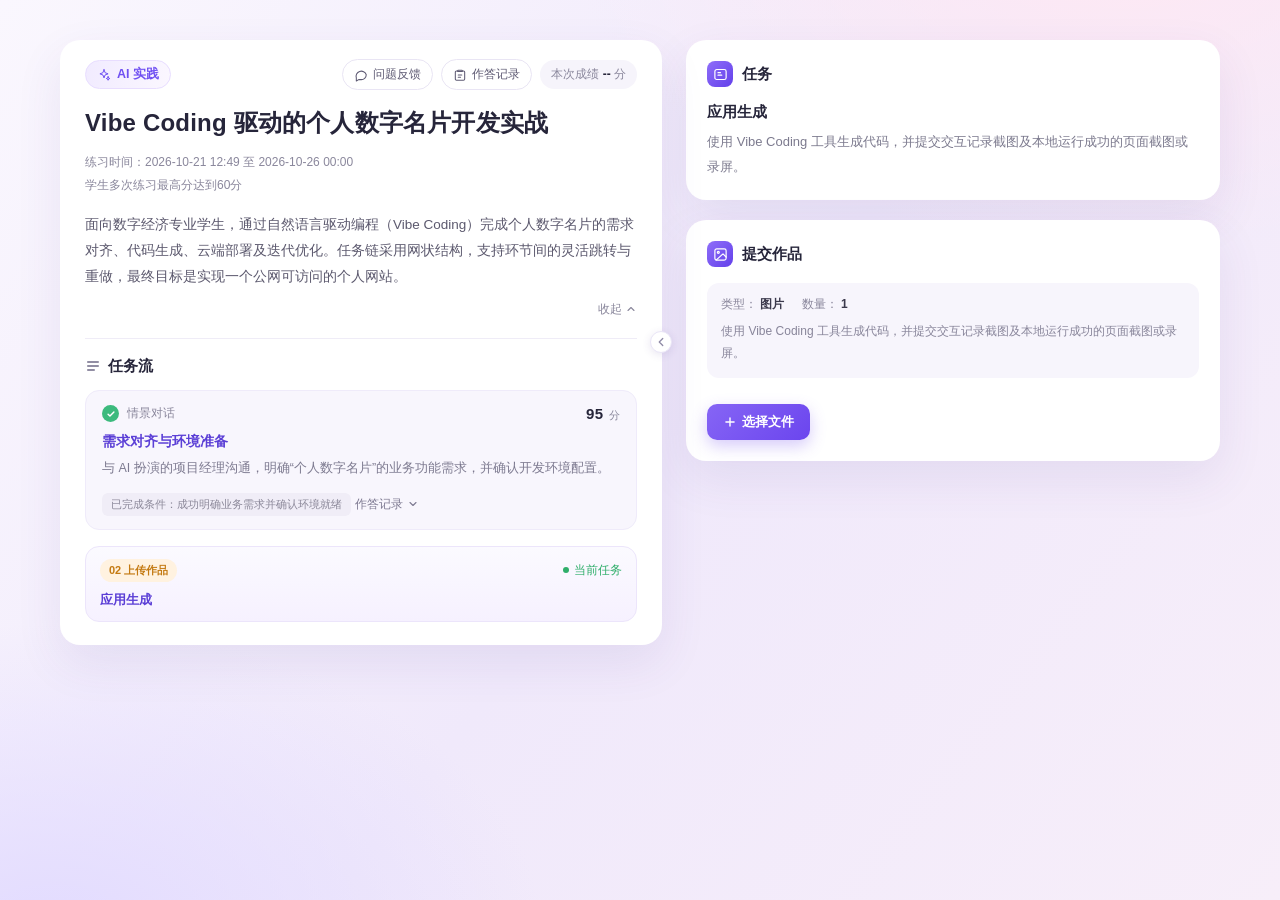
<file: task-page/index.html>
<!DOCTYPE html>
<html lang="zh-CN">
<head>
  <meta charset="UTF-8">
  <meta name="viewport" content="width=device-width, initial-scale=1.0">
  <title>Vibe Coding 驱动的个人数字名片开发实战</title>
  <link rel="stylesheet" href="style.css">
</head>
<body>
  <main class="workspace">
    <div class="grid" id="grid">

      <!-- 左侧：任务详情 -->
      <section class="panel">
        <div class="panel-top">
          <span class="ai-badge">
            <svg width="14" height="14" viewBox="0 0 24 24" fill="none" stroke="currentColor" stroke-width="1.7" stroke-linecap="round" stroke-linejoin="round">
              <path d="M12 3l1.9 5.1L19 10l-5.1 1.9L12 17l-1.9-5.1L5 10l5.1-1.9L12 3z"/>
              <path d="M19 15l.8 2.2L22 18l-2.2.8L19 21l-.8-2.2L16 18l2.2-.8L19 15z"/>
            </svg>
            AI 实践
          </span>
          <div class="top-actions">
            <button type="button" class="ghost-btn" id="feedbackBtn">
              <svg width="14" height="14" viewBox="0 0 24 24" fill="none" stroke="currentColor" stroke-width="1.8" stroke-linecap="round" stroke-linejoin="round">
                <path d="M21 11.5a8.4 8.4 0 0 1-9 8.4H8l-4 2.5v-5.2A8.4 8.4 0 1 1 21 11.5z"/>
              </svg>
              问题反馈
            </button>
            <button type="button" class="ghost-btn" id="recordBtn">
              <svg width="14" height="14" viewBox="0 0 24 24" fill="none" stroke="currentColor" stroke-width="1.8" stroke-linecap="round" stroke-linejoin="round">
                <path d="M9 4h6M9 4a1 1 0 0 0-1 1v1h8V5a1 1 0 0 0-1-1"/>
                <path d="M16 5h2a2 2 0 0 1 2 2v12a2 2 0 0 1-2 2H6a2 2 0 0 1-2-2V7a2 2 0 0 1 2-2h2"/>
                <path d="M9 12h6M9 16h4"/>
              </svg>
              作答记录
            </button>
            <span class="score-pill">本次成绩 <b>--</b> 分</span>
          </div>
        </div>

        <div class="panel-body">
          <h1 class="title">Vibe Coding 驱动的个人数字名片开发实战</h1>
          <p class="meta">练习时间：2026-10-21 12:49 至 2026-10-26 00:00</p>
          <p class="meta">学生多次练习最高分达到60分</p>

          <div class="desc-wrap">
            <p class="desc" id="desc">面向数字经济专业学生，通过自然语言驱动编程（Vibe Coding）完成个人数字名片的需求对齐、代码生成、云端部署及迭代优化。任务链采用网状结构，支持环节间的灵活跳转与重做，最终目标是实现一个公网可访问的个人网站。</p>
            <button type="button" class="collapse-btn" id="descToggle" aria-expanded="true">
              <span>收起</span>
              <svg width="12" height="12" viewBox="0 0 24 24" fill="none" stroke="currentColor" stroke-width="2.2" stroke-linecap="round" stroke-linejoin="round"><path d="M6 15l6-6 6 6"/></svg>
            </button>
          </div>

          <hr class="divider">

          <h2 class="section-title">
            <svg width="16" height="16" viewBox="0 0 24 24" fill="none" stroke="currentColor" stroke-width="1.9" stroke-linecap="round" stroke-linejoin="round">
              <path d="M4 6h16M4 12h16M4 18h10"/>
            </svg>
            任务流
          </h2>

          <article class="flow-step">
            <div class="step-head">
              <span class="step-check" aria-hidden="true">
                <svg width="10" height="10" viewBox="0 0 24 24" fill="none" stroke="#fff" stroke-width="3.4" stroke-linecap="round" stroke-linejoin="round"><path d="M5 12.5l4.5 4.5L19 7"/></svg>
              </span>
              <span class="step-label">情景对话</span>
              <span class="step-score">95 <small>分</small></span>
            </div>

            <h3 class="step-title">需求对齐与环境准备</h3>
            <p class="step-desc">与 AI 扮演的项目经理沟通，明确“个人数字名片”的业务功能需求，并确认开发环境配置。</p>

            <span class="tag">已完成条件：成功明确业务需求并确认环境就绪</span>

            <button type="button" class="record-toggle" id="stepRecordToggle" aria-expanded="false">
              作答记录
              <svg width="12" height="12" viewBox="0 0 24 24" fill="none" stroke="currentColor" stroke-width="2.2" stroke-linecap="round" stroke-linejoin="round"><path d="M6 9l6 6 6-6"/></svg>
            </button>

            <ul class="record-list" id="stepRecordList">
              <li class="record-item"><span>2026-10-21 14:20</span><b>95 分</b></li>
              <li class="record-item"><span>2026-10-21 13:05</span><b>88 分</b></li>
              <li class="record-item"><span>2026-10-20 20:41</span><b>72 分</b></li>
            </ul>
          </article>

          <div class="current-task">
            <div class="current-row">
              <span class="task-index">02 上传作品</span>
              <span class="current-pill">当前任务</span>
            </div>
            <span class="current-name">应用生成</span>
          </div>
        </div>

        <button type="button" class="collapse-fab" id="collapseFab" aria-label="收起侧栏" aria-expanded="true">
          <svg width="14" height="14" viewBox="0 0 24 24" fill="none" stroke="currentColor" stroke-width="2.2" stroke-linecap="round" stroke-linejoin="round"><path d="M15 6l-6 6 6 6"/></svg>
        </button>
      </section>

      <!-- 右侧：任务与提交 -->
      <aside class="aside" id="aside">
        <section class="card">
          <div class="card-head">
            <span class="card-icon">
              <svg width="15" height="15" viewBox="0 0 24 24" fill="none" stroke="currentColor" stroke-width="1.9" stroke-linecap="round" stroke-linejoin="round">
                <rect x="3" y="4" width="18" height="16" rx="3"/>
                <path d="M8 9h4M8 13h6"/>
              </svg>
            </span>
            任务
          </div>
          <h3 class="task-name">应用生成</h3>
          <p class="task-desc">使用 Vibe Coding 工具生成代码，并提交交互记录截图及本地运行成功的页面截图或录屏。</p>
        </section>

        <section class="card">
          <div class="card-head">
            <span class="card-icon">
              <svg width="15" height="15" viewBox="0 0 24 24" fill="none" stroke="currentColor" stroke-width="1.9" stroke-linecap="round" stroke-linejoin="round">
                <rect x="3" y="3" width="18" height="18" rx="3"/>
                <circle cx="8.5" cy="8.5" r="1.6"/>
                <path d="M21 16l-5-5L5 21"/>
              </svg>
            </span>
            提交作品
          </div>

          <div class="submit-box">
            <div class="submit-meta">
              <span>类型：<b>图片</b></span>
              <span>数量：<b id="fileCount">1</b></span>
            </div>
            <p class="submit-desc">使用 Vibe Coding 工具生成代码，并提交交互记录截图及本地运行成功的页面截图或录屏。</p>
          </div>

          <div class="file-list" id="fileList"></div>

          <button type="button" class="primary-btn" id="chooseFileBtn">
            <svg width="14" height="14" viewBox="0 0 24 24" fill="none" stroke="currentColor" stroke-width="2.4" stroke-linecap="round" stroke-linejoin="round"><path d="M12 5v14M5 12h14"/></svg>
            选择文件
          </button>
          <input type="file" id="fileInput" accept="image/*,video/*" multiple hidden>
        </section>
      </aside>

    </div>
  </main>

  <div class="toast" id="toast" role="status" aria-live="polite"></div>
  <script src="script.js"></script>
</body>
</html>
</file>
<file: task-page/style.css>
* {
  box-sizing: border-box;
  margin: 0;
  padding: 0;
}

:root {
  --text: #26253a;
  --text-soft: #5c596e;
  --muted: #8a879c;
  --line: #efecf7;
  --purple: #6f4ff2;
  --purple-soft: #f3efff;
  --green: #2fae6a;
  --card: #ffffff;
}

html,
body {
  min-height: 100%;
}

body {
  font-family: "PingFang SC", "Hiragino Sans GB", "Microsoft YaHei", "Helvetica Neue", Arial, sans-serif;
  color: var(--text);
  -webkit-font-smoothing: antialiased;
  background:
    radial-gradient(900px 520px at 88% -8%, #ffe8f3 0%, rgba(255, 232, 243, 0) 62%),
    radial-gradient(820px 520px at 4% 104%, #e2dbff 0%, rgba(226, 219, 255, 0) 60%),
    linear-gradient(128deg, #faf7fe 0%, #f0e9fb 52%, #f7eef9 100%);
  background-attachment: fixed;
}

.workspace {
  min-height: 100vh;
  padding: 40px clamp(16px, 4vw, 52px) 56px;
}

.grid {
  max-width: 1160px;
  margin: 0 auto;
  display: grid;
  grid-template-columns: minmax(0, 1.06fr) minmax(330px, 0.94fr);
  gap: 24px;
  align-items: start;
  transition: grid-template-columns 0.25s ease;
}

/* ---------- 左侧面板 ---------- */
.panel {
  position: relative;
  background: var(--card);
  border: 1px solid rgba(255, 255, 255, 0.9);
  border-radius: 20px;
  box-shadow: 0 18px 48px rgba(76, 50, 140, 0.09);
}

.panel-top {
  display: flex;
  align-items: center;
  justify-content: space-between;
  gap: 16px;
  padding: 18px 24px 0;
  flex-wrap: wrap;
}

.ai-badge {
  display: inline-flex;
  align-items: center;
  gap: 6px;
  padding: 5px 11px;
  border-radius: 999px;
  font-size: 12.5px;
  font-weight: 600;
  color: var(--purple);
  background: linear-gradient(100deg, #f1ebff, #fbf7ff);
  border: 1px solid #e8ddff;
}

.top-actions {
  display: flex;
  align-items: center;
  gap: 8px;
  flex-wrap: wrap;
}

.ghost-btn {
  display: inline-flex;
  align-items: center;
  gap: 5px;
  padding: 6px 11px;
  font-size: 12px;
  font-family: inherit;
  color: #5f5b74;
  background: #fff;
  border: 1px solid #e9e5f4;
  border-radius: 999px;
  cursor: pointer;
  transition: all 0.18s ease;
}

.ghost-btn:hover {
  color: var(--purple);
  border-color: #d8ccff;
  background: #faf7ff;
}

.score-pill {
  padding: 6px 11px;
  font-size: 12px;
  color: var(--muted);
  background: #f6f4fb;
  border-radius: 999px;
  white-space: nowrap;
}

.score-pill b {
  color: var(--text);
  font-weight: 600;
}

.panel-body {
  padding: 16px 24px 22px;
}

.title {
  font-size: 24px;
  line-height: 1.45;
  font-weight: 700;
  letter-spacing: 0.2px;
  margin-bottom: 10px;
}

.meta {
  font-size: 12px;
  line-height: 1.95;
  color: var(--muted);
}

.desc-wrap {
  margin-top: 14px;
}

.desc {
  font-size: 13.5px;
  line-height: 1.95;
  color: var(--text-soft);
  max-height: 500px;
  overflow: hidden;
  transition: max-height 0.3s ease;
}

.desc-wrap.is-collapsed .desc {
  display: -webkit-box;
  -webkit-box-orient: vertical;
  -webkit-line-clamp: 3;
  max-height: 80px;
}

.collapse-btn {
  display: flex;
  width: fit-content;
  align-items: center;
  gap: 3px;
  margin-top: 8px;
  margin-left: auto;
  padding: 2px 0;
  font-size: 12px;
  font-family: inherit;
  color: var(--muted);
  background: none;
  border: none;
  cursor: pointer;
}

.collapse-btn svg {
  transition: transform 0.2s ease;
}

.desc-wrap.is-collapsed .collapse-btn svg {
  transform: rotate(180deg);
}

.collapse-btn:hover {
  color: var(--purple);
}

.divider {
  border: none;
  border-top: 1px solid var(--line);
  margin: 18px 0;
}

.section-title {
  display: flex;
  align-items: center;
  gap: 7px;
  font-size: 15px;
  font-weight: 700;
  margin-bottom: 14px;
}

.section-title svg {
  color: #6f6a86;
}

/* ---------- 任务流卡片 ---------- */
.flow-step {
  padding: 14px 16px 12px;
  background: #f8f6fd;
  border: 1px solid #efebfa;
  border-radius: 14px;
}

.step-head {
  display: flex;
  align-items: center;
  gap: 8px;
}

.step-check {
  width: 17px;
  height: 17px;
  display: grid;
  place-items: center;
  border-radius: 50%;
  background: #3cba7d;
  flex-shrink: 0;
}

.step-label {
  font-size: 12px;
  color: var(--muted);
}

.step-score {
  margin-left: auto;
  font-size: 15px;
  font-weight: 700;
  letter-spacing: 0.3px;
}

.step-score small {
  font-size: 11px;
  font-weight: 500;
  color: var(--muted);
  margin-left: 1px;
}

.step-title {
  margin: 10px 0 6px;
  font-size: 14px;
  font-weight: 600;
  color: #5b3fd6;
}

.step-desc {
  font-size: 12.5px;
  line-height: 1.85;
  color: #7d7a90;
}

.tag {
  display: inline-block;
  margin-top: 10px;
  padding: 4px 9px;
  font-size: 11px;
  color: #8b8899;
  background: #f0edf7;
  border-radius: 6px;
}

.record-toggle {
  display: inline-flex;
  align-items: center;
  gap: 4px;
  margin-top: 12px;
  padding: 4px 8px 4px 0;
  font-size: 12px;
  font-family: inherit;
  color: #7e7a92;
  background: none;
  border: none;
  cursor: pointer;
}

.record-toggle svg {
  transition: transform 0.2s ease;
}

.record-toggle[aria-expanded="true"] svg {
  transform: rotate(180deg);
}

.record-toggle:hover {
  color: var(--purple);
}

.record-list {
  display: none;
  list-style: none;
  margin-top: 10px;
  padding-top: 8px;
  border-top: 1px dashed #e5dff4;
}

.record-list.is-open {
  display: block;
}

.record-item {
  display: flex;
  justify-content: space-between;
  padding: 5px 0;
  font-size: 12px;
  color: #7e7a92;
}

.record-item b {
  color: var(--text-soft);
  font-weight: 600;
}

/* ---------- 当前任务 ---------- */
.current-task {
  margin-top: 16px;
  padding: 12px 14px;
  background: linear-gradient(180deg, #fbfaff, #f6f1ff);
  border: 1px solid #ece5fb;
  border-radius: 14px;
}

.current-row {
  display: flex;
  align-items: center;
  gap: 8px;
}

.task-index {
  padding: 4px 9px;
  font-size: 11px;
  font-weight: 700;
  color: #c47a12;
  background: #fff2e0;
  border-radius: 999px;
}

.current-pill {
  margin-left: auto;
  display: inline-flex;
  align-items: center;
  gap: 5px;
  font-size: 11.5px;
  color: var(--green);
}

.current-pill::before {
  content: "";
  width: 6px;
  height: 6px;
  border-radius: 50%;
  background: var(--green);
}

.current-name {
  display: inline-block;
  margin-top: 9px;
  font-size: 13px;
  font-weight: 600;
  color: #5b3fd6;
}

/* ---------- 折叠按钮 ---------- */
.collapse-fab {
  position: absolute;
  top: 50%;
  right: -11px;
  transform: translateY(-50%);
  width: 22px;
  height: 22px;
  display: grid;
  place-items: center;
  color: #8f8aa6;
  background: #fff;
  border: 1px solid #eae6f7;
  border-radius: 50%;
  box-shadow: 0 2px 8px rgba(76, 50, 140, 0.12);
  cursor: pointer;
  z-index: 2;
  transition: color 0.18s ease, transform 0.18s ease;
}

.collapse-fab:hover {
  color: var(--purple);
}

.collapse-fab svg {
  transition: transform 0.25s ease;
}

/* ---------- 右侧 ---------- */
.aside {
  display: flex;
  flex-direction: column;
  gap: 20px;
}

.card {
  padding: 20px;
  background: var(--card);
  border: 1px solid rgba(255, 255, 255, 0.9);
  border-radius: 20px;
  box-shadow: 0 18px 48px rgba(76, 50, 140, 0.09);
}

.card-head {
  display: flex;
  align-items: center;
  gap: 9px;
  font-size: 15px;
  font-weight: 700;
}

.card-icon {
  width: 26px;
  height: 26px;
  display: grid;
  place-items: center;
  border-radius: 8px;
  color: #fff;
  background: linear-gradient(135deg, #8f6ef9, #6340ea);
}

.task-name {
  margin: 16px 0 8px;
  font-size: 14.5px;
  font-weight: 600;
}

.task-desc {
  font-size: 13px;
  line-height: 1.9;
  color: #7c7a8e;
}

.submit-box {
  margin-top: 16px;
  padding: 13px 14px;
  background: #f7f5fc;
  border-radius: 12px;
}

.submit-meta {
  display: flex;
  gap: 18px;
  font-size: 12px;
  color: var(--muted);
}

.submit-meta b {
  margin-left: 3px;
  font-weight: 600;
  color: #3b394c;
}

.submit-desc {
  margin-top: 8px;
  font-size: 12px;
  line-height: 1.8;
  color: #88859a;
}

.file-list {
  display: flex;
  flex-direction: column;
  gap: 6px;
  margin-top: 10px;
}

.file-chip {
  display: flex;
  align-items: center;
  gap: 7px;
  padding: 6px 10px;
  font-size: 12px;
  color: #5c596e;
  background: #fbfaff;
  border: 1px solid #ece7f8;
  border-radius: 8px;
}

.file-chip svg {
  color: var(--purple);
  flex-shrink: 0;
}

.file-chip span {
  overflow: hidden;
  text-overflow: ellipsis;
  white-space: nowrap;
}

.primary-btn {
  display: inline-flex;
  align-items: center;
  gap: 5px;
  margin-top: 16px;
  padding: 9px 16px;
  font-size: 13px;
  font-weight: 600;
  font-family: inherit;
  color: #fff;
  background: linear-gradient(135deg, #8665f5, #6b45ee);
  border: none;
  border-radius: 10px;
  box-shadow: 0 6px 16px rgba(107, 69, 238, 0.28);
  cursor: pointer;
  transition: transform 0.16s ease, box-shadow 0.16s ease;
}

.primary-btn:hover {
  transform: translateY(-1px);
  box-shadow: 0 9px 20px rgba(107, 69, 238, 0.34);
}

.primary-btn:active {
  transform: translateY(0);
}

/* ---------- 收起状态 ---------- */
.grid.is-collapsed {
  grid-template-columns: minmax(0, 1fr);
}

.grid.is-collapsed .aside {
  display: none;
}

.grid.is-collapsed .collapse-fab svg {
  transform: rotate(180deg);
}

/* ---------- 提示 ---------- */
.toast {
  position: fixed;
  left: 50%;
  bottom: 34px;
  transform: translate(-50%, 16px);
  padding: 10px 18px;
  font-size: 13px;
  color: #fff;
  background: rgba(38, 37, 58, 0.92);
  border-radius: 999px;
  opacity: 0;
  pointer-events: none;
  transition: opacity 0.22s ease, transform 0.22s ease;
  z-index: 10;
}

.toast.is-show {
  opacity: 1;
  transform: translate(-50%, 0);
}

/* ---------- 响应式 ---------- */
@media (max-width: 980px) {
  .workspace {
    padding: 24px 20px 40px;
  }

  .grid {
    grid-template-columns: minmax(0, 1fr);
  }

  .collapse-fab {
    display: none;
  }
}

@media (max-width: 560px) {
  .panel-top,
  .panel-body {
    padding-left: 18px;
    padding-right: 18px;
  }

  .title {
    font-size: 20px;
  }

  .card {
    padding: 18px;
  }
}
</file>
